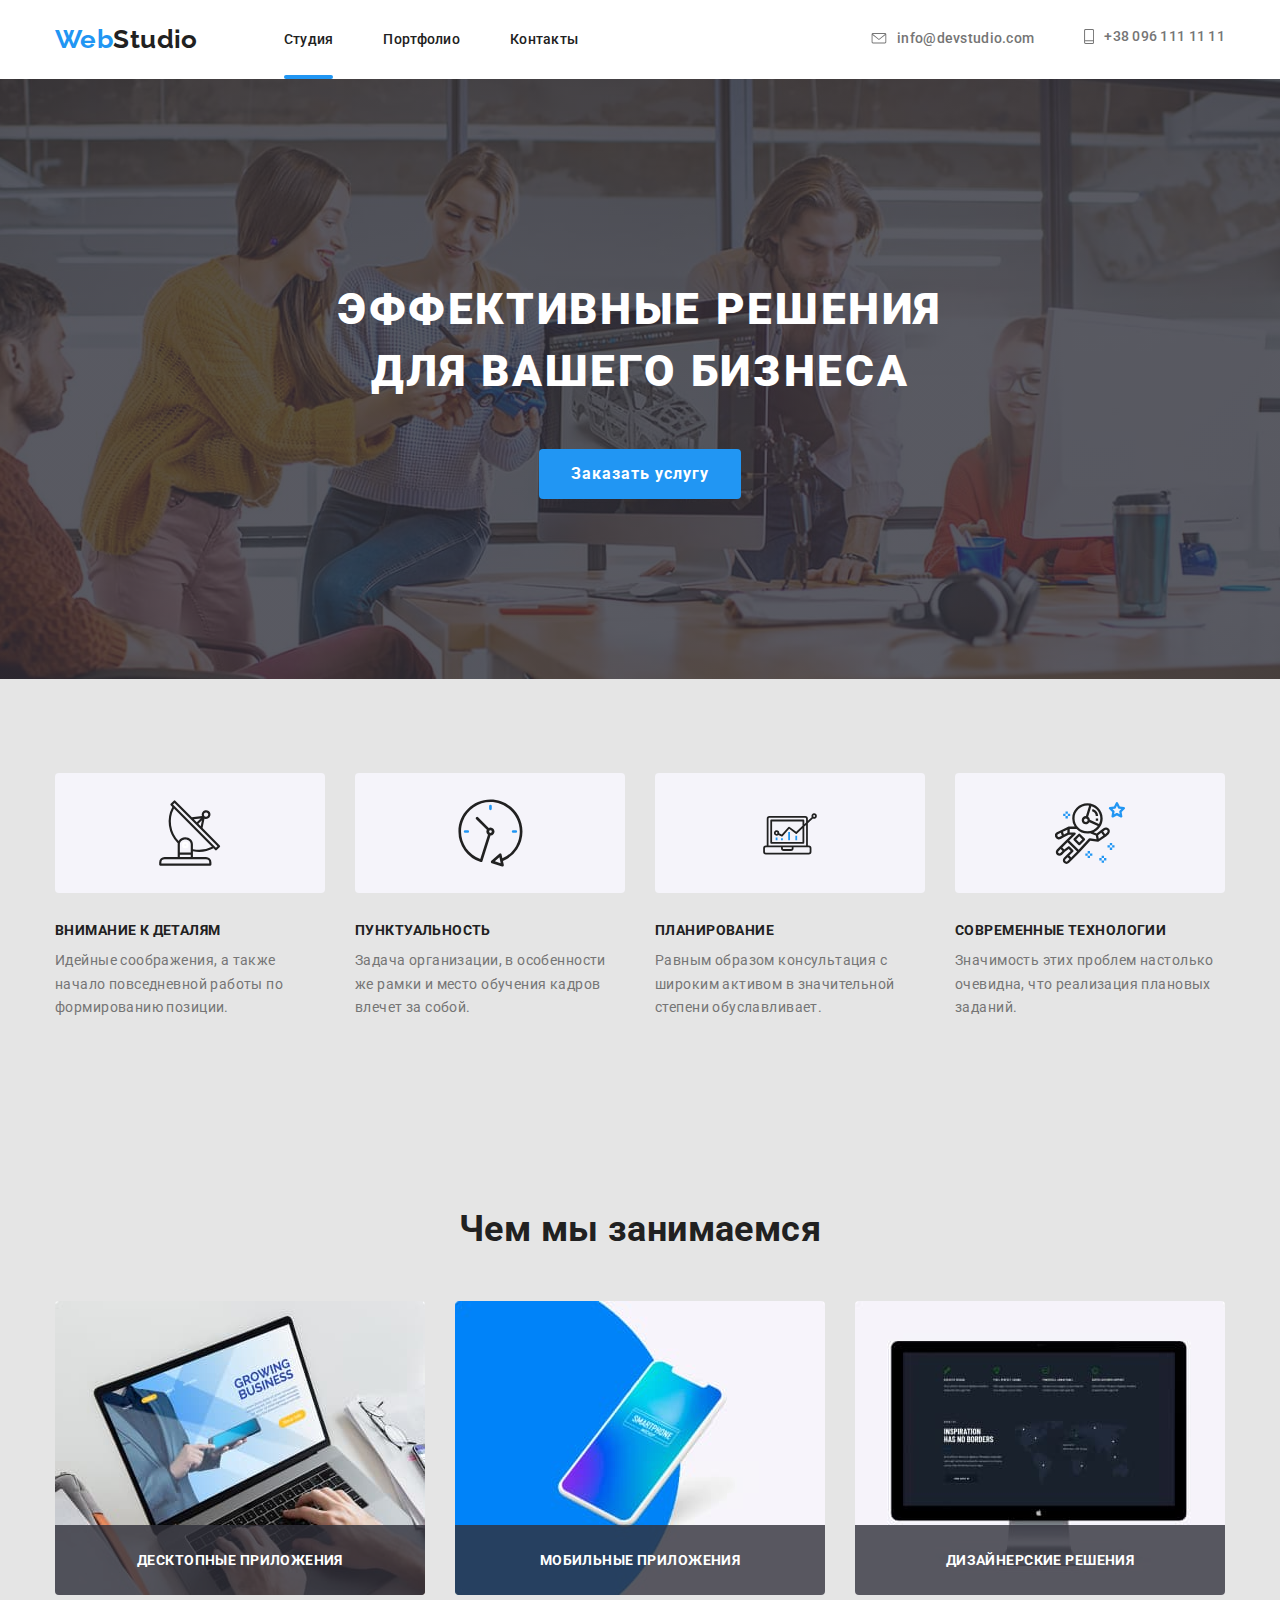
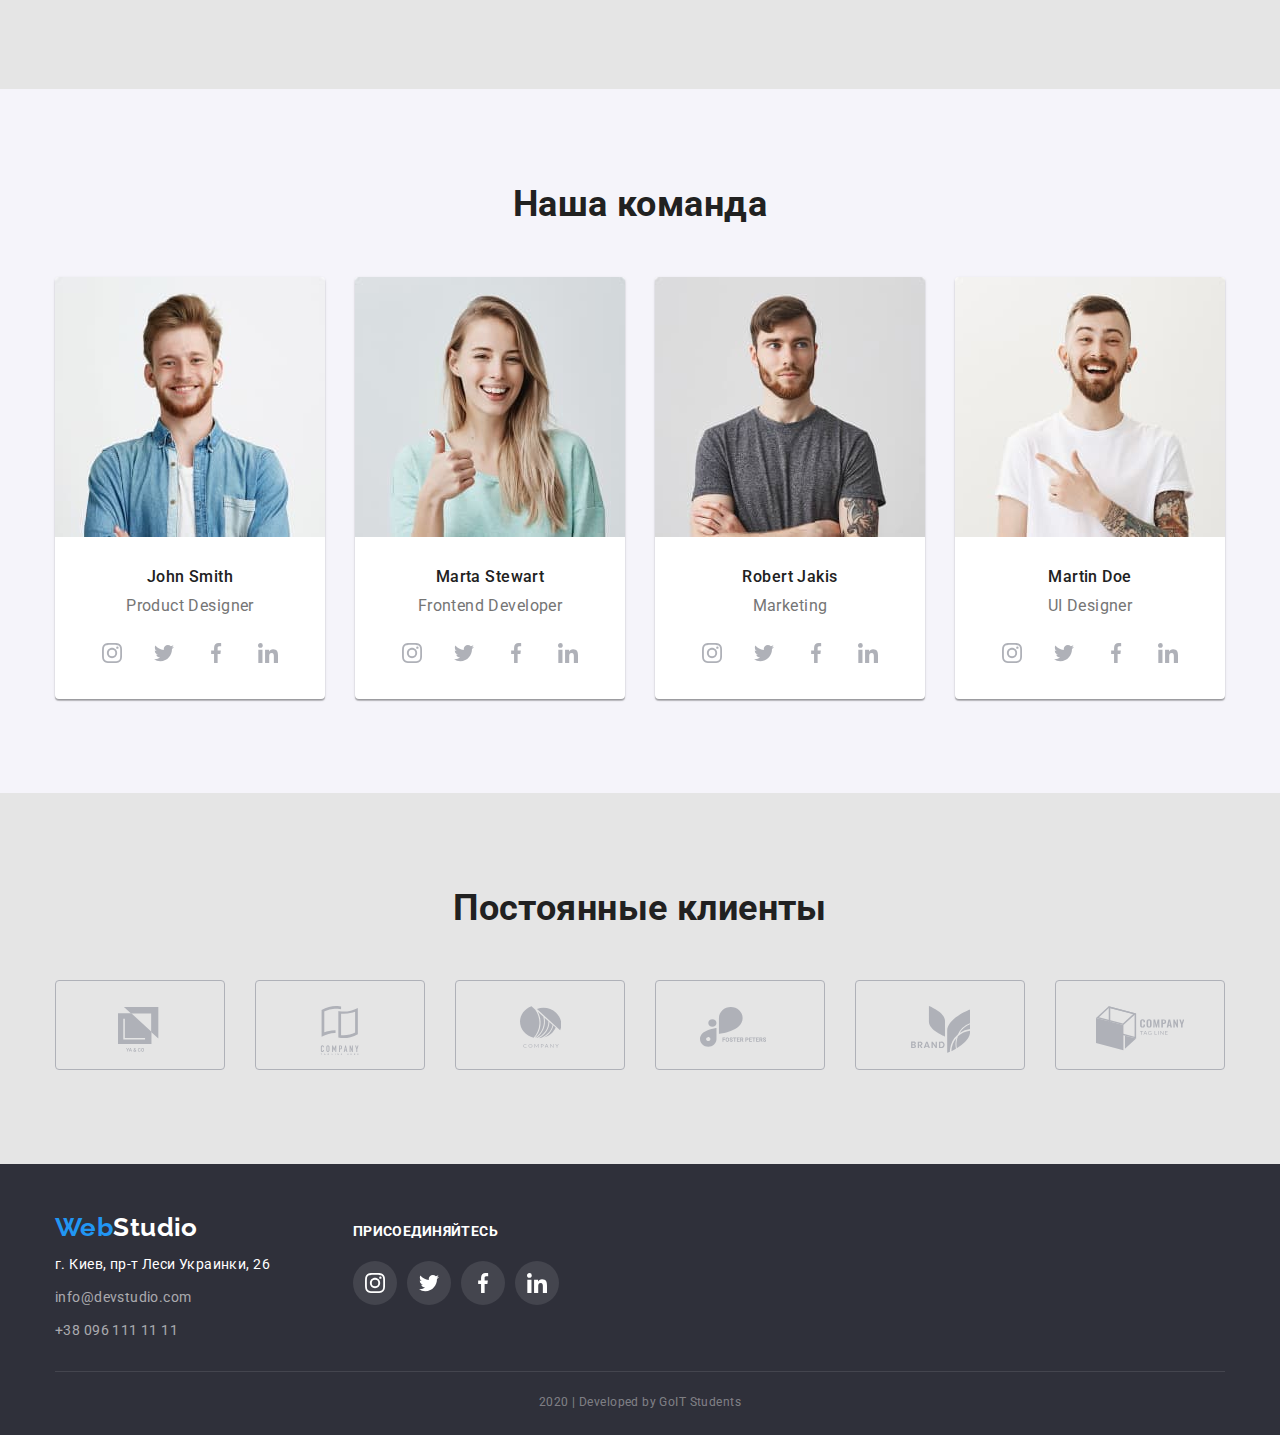
<file: index.html>
<!DOCTYPE html>
<html lang="ru">
  <head>
    <meta charset="UTF-8" />
    <meta name="viewport" content="width=device-width, initial-scale=1.0" />
    <title>goit-markup-hw-05</title>
    <link
      href="https://fonts.googleapis.com/css2?family=Raleway:wght@700&family=Roboto:wght@400;500;700;900&display=swap"
      rel="stylesheet"
    />
    <link rel="stylesheet" href="./css/common.css" />
    <link rel="stylesheet" href="./css/main.css" />
  </head>

  <body>
    <!-- ШАПКА САЙТА -->
    <header class="header-page">
      <div class="container">
        <a href="./index.html" lang="en" class="logo-page"
          >Web<span class="logo-part">Studio</span></a
        >
        <nav>
          <ul class="nav-list">
            <li><a href="./index.html" class="nav-link current">Студия</a></li>
            <li>
              <a href="./portfolio.html" class="nav-link">Портфолио</a>
            </li>
            <li><a href="" class="nav-link">Контакты</a></li>
          </ul>
        </nav>
        <ul class="feedback-list top">
          <li>
            <a href="mailto:info@devstudio.com" class="feedback-header">
              <svg class="feedback-icon envelope-icon">
                <use href="./images/sprite.svg#icon-envelope"></use>
              </svg>
              info@devstudio.com
            </a>
          </li>
          <li>
            <a href="tel:+380961111111" class="feedback-header">
              <svg class="feedback-icon mobile-icon">
                <use href="./images/sprite.svg#icon-mobile"></use>
              </svg>
              +38 096 111 11 11
            </a>
          </li>
        </ul>
      </div>
    </header>
    <main>
      <!-- СЕКЦИЯ ГЕРОЙ -->
      <div class="overlay">
        <section class="hero">
          <h1 class="hero-title">
            эффективные решения для вашего бизнеса
          </h1>
          <a href="" class="order-btn">Заказать услугу</a>
        </section>
      </div>

      <!-- СЕКЦИЯ НАВЫКИ -->
      <section class="section">
        <div class="container">
          <!-- Скрытый заголовок -->
          <h2 class="visually-hidden">Навыки</h2>
          <ul class="skils-list">
            <li class="skils-item">
              <div class="skils-icon-container">
                <svg width="65.32" height="70">
                  <use href="./images/sprite.svg#icon-antenna"></use>
                </svg>
              </div>
              <h3 class="skils-title">Внимание к деталям</h3>
              <p>
                Идейные соображения, а также начало повседневной работы по
                формированию позиции.
              </p>
            </li>
            <li class="skils-item">
              <div class="skils-icon-container">
                <svg width="66.96" height="70">
                  <use href="./images/sprite.svg#icon-clock"></use>
                </svg>
              </div>
              <h3 class="skils-title">Пунктуальность</h3>
              <p>
                Задача организации, в особенности же рамки и место обучения
                кадров влечет за собой.
              </p>
            </li>
            <li class="skils-item">
              <div class="skils-icon-container">
                <svg width="70" height="53.69">
                  <use href="./images/sprite.svg#icon-diagram"></use>
                </svg>
              </div>
              <h3 class="skils-title">Планирование</h3>
              <p>
                Равным образом консультация с широким активом в значительной
                степени обуславливает.
              </p>
            </li>
            <li class="skils-item">
              <div class="skils-icon-container">
                <svg width="70" height="70">
                  <use href="./images/sprite.svg#icon-astronaut"></use>
                </svg>
              </div>
              <h3 class="skils-title">Современные технологии</h3>
              <p>
                Значимость этих проблем настолько очевидна, что реализация
                плановых заданий.
              </p>
            </li>
          </ul>
        </div>
      </section>
      <!-- СЕКЦИЯ - ЧЕМ МЫ ЗАНИМАЕМСЯ -->
      <section class="section">
        <div class="container">
          <h2 class="section-title">Чем мы занимаемся</h2>
          <ul class="services-list">
            <li class="services-item">
              <div class="services-thumb">
                <img
                  class="services-img"
                  src="./images/notebook.jpg"
                  alt="Ноутбук"
                  width="370"
                  height="294"
                />
                <p class="services-desc">
                  Десктопные приложения
                </p>
              </div>
            </li>
            <li class="services-item">
              <div class="services-thumb">
                <img
                  class="services-img"
                  src="./images/phone.jpg"
                  alt="Смартфон"
                  width="370"
                  height="294"
                />
                <p class="services-desc">
                  Мобильные приложения
                </p>
              </div>
            </li>
            <li class="services-item">
              <div class="services-thumb">
                <img
                  class="services-img"
                  src="./images/monitor.jpg"
                  alt="Монитор"
                  width="370"
                  height="294"
                />
                <p class="services-desc">
                  Дизайнерские решения
                </p>
              </div>
            </li>
          </ul>
        </div>
      </section>
      <!-- СЕКЦИЯ НАША КОМАНДА -->
      <section class="section our-team">
        <div class="container">
          <h2 class="section-title">Наша команда</h2>
          <ul class="team-list">
            <li class="team-card">
              <img
                src="./images/john.jpg"
                alt="Джон Смит"
                width="270"
                height="260"
              />
              <div class="team-content">
                <h4 class="team-member">John Smith</h4>
                <p class="profession">Product Designer</p>
                <ul class="social">
                  <li>
                    <a
                      class="social-link"
                      href="https://www.instagram.com/"
                      aria-label="ссылка на instagram"
                    >
                      <svg class="social-icon">
                        <use href="./images/sprite.svg#icon-instagram"></use>
                      </svg>
                    </a>
                  </li>
                  <li>
                    <a
                      class="social-link"
                      href="https://www.twitter.com/"
                      aria-label="ссылка на instagram"
                    >
                      <svg class="social-icon">
                        <use href="./images/sprite.svg#icon-twitter"></use>
                      </svg>
                    </a>
                  </li>
                  <li>
                    <a
                      class="social-link"
                      href="https://www.facebook.com/"
                      aria-label="ссылка на instagram"
                    >
                      <svg class="social-icon">
                        <use href="./images/sprite.svg#icon-facebook"></use>
                      </svg>
                    </a>
                  </li>
                  <li>
                    <a
                      class="social-link"
                      href="https://www.linkedin.com/"
                      aria-label="ссылка на instagram"
                    >
                      <svg class="social-icon">
                        <use href="./images/sprite.svg#icon-linkedin"></use>
                      </svg>
                    </a>
                  </li>
                </ul>
              </div>
            </li>
            <li class="team-card">
              <img
                src="./images/marta.jpg"
                alt="Марта Стюарт"
                width="270"
                height="260"
              />
              <div class="team-content">
                <h4 class="team-member">Marta Stewart</h4>
                <p class="profession">Frontend Developer</p>
                <ul class="social">
                  <li>
                    <a
                      class="social-link"
                      href="https://www.instagram.com/"
                      aria-label="ссылка на instagram"
                    >
                      <svg class="social-icon">
                        <use href="./images/sprite.svg#icon-instagram"></use>
                      </svg>
                    </a>
                  </li>
                  <li>
                    <a
                      class="social-link"
                      href="https://www.twitter.com/"
                      aria-label="ссылка на instagram"
                    >
                      <svg class="social-icon">
                        <use href="./images/sprite.svg#icon-twitter"></use>
                      </svg>
                    </a>
                  </li>
                  <li>
                    <a
                      class="social-link"
                      href="https://www.facebook.com/"
                      aria-label="ссылка на instagram"
                    >
                      <svg class="social-icon">
                        <use href="./images/sprite.svg#icon-facebook"></use>
                      </svg>
                    </a>
                  </li>
                  <li>
                    <a
                      class="social-link"
                      href="https://www.linkedin.com/"
                      aria-label="ссылка на instagram"
                    >
                      <svg class="social-icon">
                        <use href="./images/sprite.svg#icon-linkedin"></use>
                      </svg>
                    </a>
                  </li>
                </ul>
              </div>
            </li>
            <li class="team-card">
              <img
                src="./images/robert.jpg"
                alt="Роберт Джекис"
                width="270"
                height="260"
              />
              <div class="team-content">
                <h4 class="team-member">Robert Jakis</h4>
                <p class="profession">Marketing</p>
                <ul class="social">
                  <li>
                    <a
                      class="social-link"
                      href="https://www.instagram.com/"
                      aria-label="ссылка на instagram"
                    >
                      <svg class="social-icon">
                        <use href="./images/sprite.svg#icon-instagram"></use>
                      </svg>
                    </a>
                  </li>
                  <li>
                    <a
                      class="social-link"
                      href="https://www.twitter.com/"
                      aria-label="ссылка на instagram"
                    >
                      <svg class="social-icon">
                        <use href="./images/sprite.svg#icon-twitter"></use>
                      </svg>
                    </a>
                  </li>
                  <li>
                    <a
                      class="social-link"
                      href="https://www.facebook.com/"
                      aria-label="ссылка на instagram"
                    >
                      <svg class="social-icon">
                        <use href="./images/sprite.svg#icon-facebook"></use>
                      </svg>
                    </a>
                  </li>
                  <li>
                    <a
                      class="social-link"
                      href="https://www.linkedin.com/"
                      aria-label="ссылка на instagram"
                    >
                      <svg class="social-icon">
                        <use href="./images/sprite.svg#icon-linkedin"></use>
                      </svg>
                    </a>
                  </li>
                </ul>
              </div>
            </li>
            <li class="team-card">
              <img
                src="./images/martin.jpg"
                alt="Мартин До"
                width="270"
                height="260"
              />
              <div class="team-content">
                <h4 class="team-member">Martin Doe</h4>
                <p class="profession">UI Designer</p>
                <ul class="social">
                  <li>
                    <a
                      class="social-link"
                      href="https://www.instagram.com/"
                      aria-label="ссылка на instagram"
                    >
                      <svg class="social-icon">
                        <use href="./images/sprite.svg#icon-instagram"></use>
                      </svg>
                    </a>
                  </li>
                  <li>
                    <a
                      class="social-link"
                      href="https://www.twitter.com/"
                      aria-label="ссылка на instagram"
                    >
                      <svg class="social-icon">
                        <use href="./images/sprite.svg#icon-twitter"></use>
                      </svg>
                    </a>
                  </li>
                  <li>
                    <a
                      class="social-link"
                      href="https://www.facebook.com/"
                      aria-label="ссылка на instagram"
                    >
                      <svg class="social-icon">
                        <use href="./images/sprite.svg#icon-facebook"></use>
                      </svg>
                    </a>
                  </li>
                  <li>
                    <a
                      class="social-link"
                      href="https://www.linkedin.com/"
                      aria-label="ссылка на instagram"
                    >
                      <svg class="social-icon">
                        <use href="./images/sprite.svg#icon-linkedin"></use>
                      </svg>
                    </a>
                  </li>
                </ul>
              </div>
            </li>
          </ul>
        </div>
      </section>
      <!-- СЕКЦИЯ ПОСТОЯННЫЕ КЛИЕНТЫ -->
      <section class="section">
        <div class="container">
          <h2 class="section-title">Постоянные клиенты</h2>
          <ul class="customer-list">
            <li>
              <a class="customer" href="">
                <svg class="logo-customer logo1">
                  <use href="./images/sprite.svg#icon-company1"></use>
                </svg>
              </a>
            </li>
            <li>
              <a class="customer" href="">
                <svg class="logo-customer logo2">
                  <use href="./images/sprite.svg#icon-company2"></use>
                </svg>
              </a>
            </li>
            <li>
              <a class="customer" href="">
                <svg class="logo-customer logo3">
                  <use href="./images/sprite.svg#icon-company3"></use>
                </svg>
              </a>
            </li>
            <li>
              <a class="customer" href="">
                <svg class="logo-customer logo4">
                  <use href="./images/sprite.svg#icon-company4"></use>
                </svg>
              </a>
            </li>
            <li>
              <a class="customer" href="">
                <svg class="logo-customer logo5">
                  <use href="./images/sprite.svg#icon-company5"></use>
                </svg>
              </a>
            </li>
            <li>
              <a class="customer" href="">
                <svg class="logo-customer logo6">
                  <use href="./images/sprite.svg#icon-company6"></use>
                </svg>
              </a>
            </li>
          </ul>
        </div>
      </section>
    </main>
    <!-- СЕКЦИЯ ПОДВАЛ -->
    <footer class="footer-page">
      <div class="container">
        <ul class="footer-list">
          <li class="feedback-info">
            <a href="./index.html" lang="en" class="logo-page"
              >Web<span class="logo-part">Studio</span></a
            >
            <p class="adress">г. Киев, пр-т Леси Украинки, 26</p>
            <ul class="feedback-list bottom">
              <li>
                <a href="mailto:info@devstudio.com" class="feedback-footer"
                  >info@devstudio.com</a
                >
              </li>
              <li>
                <a href="tel:+380961111111" class="feedback-footer"
                  >+38 096 111 11 11</a
                >
              </li>
            </ul>
          </li>
          <li class="join-in">
            <p class="invite">Присоединяйтесь</p>
            <ul class="footer-social">
              <li>
                <a
                  class="footer-social-link"
                  href="https://www.instagram.com/"
                  aria-label="ссылка на instagram"
                >
                  <svg class="footer-social-icon">
                    <use href="./images/sprite.svg#icon-instagram"></use>
                  </svg>
                </a>
              </li>
              <li>
                <a
                  class="footer-social-link"
                  href="https://www.twitter.com/"
                  aria-label="ссылка на instagram"
                >
                  <svg class="footer-social-icon">
                    <use href="./images/sprite.svg#icon-twitter"></use>
                  </svg>
                </a>
              </li>
              <li>
                <a
                  class="footer-social-link"
                  href="https://www.facebook.com/"
                  aria-label="ссылка на instagram"
                >
                  <svg class="footer-social-icon">
                    <use href="./images/sprite.svg#icon-facebook"></use>
                  </svg>
                </a>
              </li>
              <li>
                <a
                  class="footer-social-link"
                  href="https://www.linkedin.com/"
                  aria-label="ссылка на instagram"
                >
                  <svg class="footer-social-icon">
                    <use href="./images/sprite.svg#icon-linkedin"></use>
                  </svg>
                </a>
              </li>
            </ul>
          </li>
        </ul>
        <p class="copyright">2020 | Developed by GoIT Students</p>
      </div>
    </footer>
  </body>
</html>
</file>
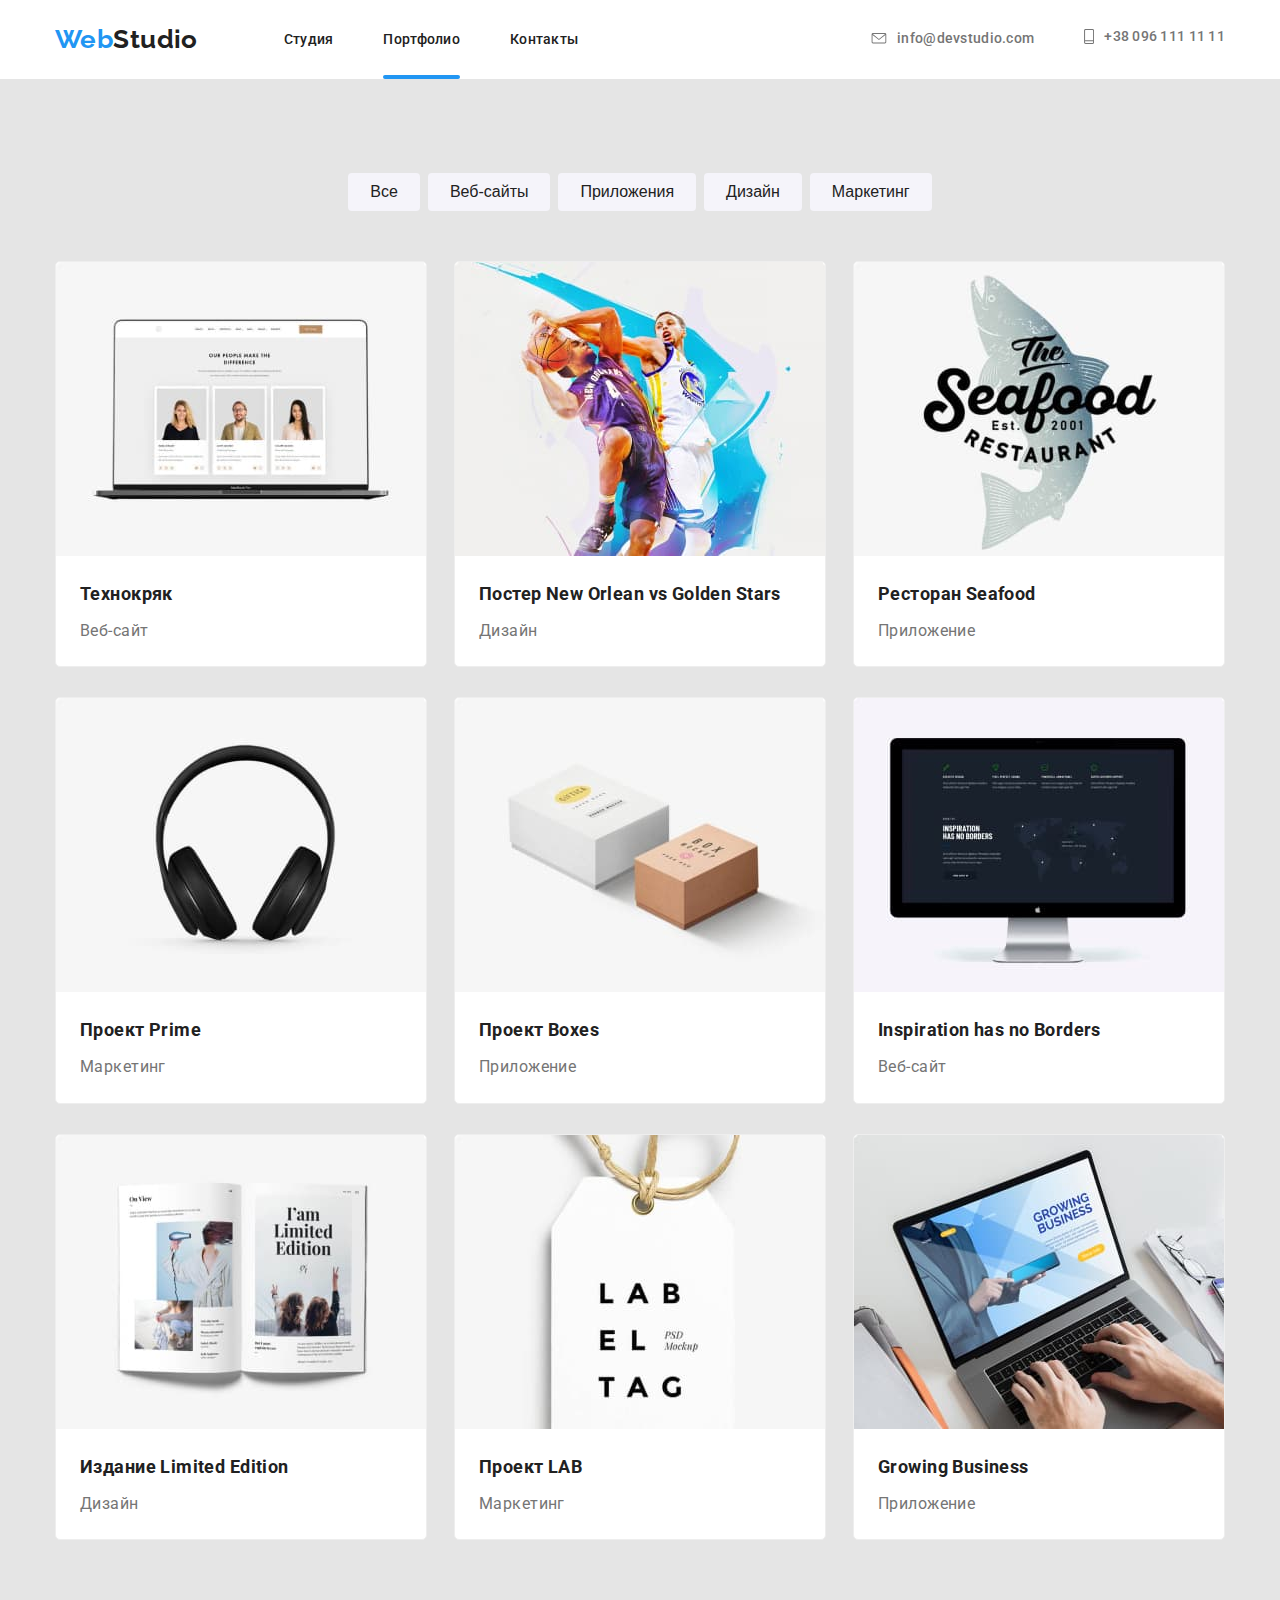
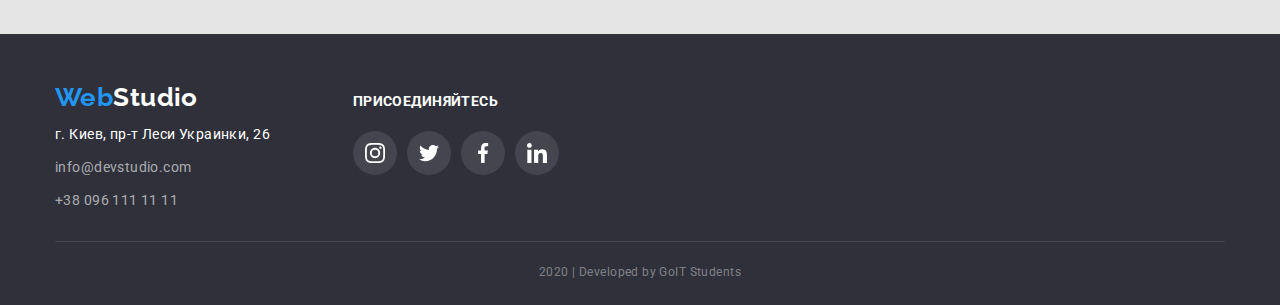
<file: portfolio.html>
<!DOCTYPE html>
<html lang="ru">
  <head>
    <meta charset="UTF-8" />
    <meta name="viewport" content="width=device-width, initial-scale=1.0" />
    <title>goit-markup-hw-05/portfolio</title>
    <link
      href="https://fonts.googleapis.com/css2?family=Raleway:wght@700&family=Roboto:wght@400;500;700;900&display=swap"
      rel="stylesheet"
    />
    <link rel="stylesheet" href="./css/common.css" />
    <link rel="stylesheet" href="./css/portfolio.css" />
  </head>

  <body>
    <!-- ШАПКА САЙТА -->
    <header class="header-page">
      <div class="container">
        <a href="./index.html" lang="en" class="logo-page"
          >Web<span class="logo-part">Studio</span></a
        >
        <nav>
          <ul class="nav-list">
            <li><a href="./index.html" class="nav-link">Студия</a></li>
            <li>
              <a href="./portfolio.html" class="nav-link current">Портфолио</a>
            </li>
            <li><a href="" class="nav-link">Контакты</a></li>
          </ul>
        </nav>
        <ul class="feedback-list top">
          <li>
            <a href="mailto:info@devstudio.com" class="feedback-header">
              <svg class="feedback-icon envelope-icon">
                <use href="./images/sprite.svg#icon-envelope"></use>
              </svg>
              info@devstudio.com
            </a>
          </li>
          <li>
            <a href="tel:+380961111111" class="feedback-header">
              <svg class="feedback-icon mobile-icon">
                <use href="./images/sprite.svg#icon-mobile"></use>
              </svg>
              +38 096 111 11 11
            </a>
          </li>
        </ul>
      </div>
    </header>
    <main>
      <!-- НАВИГАЦИЯ РАБОT СТУДИИ -->
      <section class="section">
        <div class="container">
          <ul class="nav-btn">
            <li><button class="btn">Все</button></li>
            <li><button class="btn">Веб-сайты</button></li>
            <li><button class="btn">Приложения</button></li>
            <li><button class="btn">Дизайн</button></li>
            <li><button class="btn">Маркетинг</button></li>
          </ul>
          <!-- скрытый заголовок -->
          <h1 class="visually-hidden">Работы веб студии</h1>
          <!-- СПИСОК РАБОТ СТУДИИ -->
          <ul class="card-list">
            <li class="card-item">
              <div class="thumb">
                <img
                  src="./images/team.jpg"
                  alt="Команда разработчиков"
                  width="370"
                  height="294"
                />
                <p class="card-description">
                  Технокряк это современная площадка распространения
                  коронавируса. Компании используют эту платформу для цифрового
                  шпионажа и атак на защищённые сервера конкурентов.
                </p>
              </div>
              <div class="card-info">
                <h2 class="card-name">Технокряк</h2>
                <p class="card-product">Веб-сайт</p>
              </div>
            </li>
            <li class="card-item">
              <div class="thumb">
                <img
                  src="./images/basketballplayers.jpg"
                  alt="Постер с баскетболистами"
                  width="370"
                  height="294"
                />
                <p class="card-description">
                  Технокряк это современная площадка распространения
                  коронавируса. Компании используют эту платформу для цифрового
                  шпионажа и атак на защищённые сервера конкурентов.
                </p>
              </div>
              <div class="card-info">
                <h2 class="card-name">Постер New Orlean vs Golden Stars</h2>
                <p class="card-product">Дизайн</p>
              </div>
            </li>
            <li class="card-item">
              <div class="thumb">
                <img
                  src="./images/seafood.jpg"
                  alt="Логотип ресторана Сиафуд"
                  width="370"
                  height="294"
                />
                <p class="card-description">
                  Технокряк это современная площадка распространения
                  коронавируса. Компании используют эту платформу для цифрового
                  шпионажа и атак на защищённые сервера конкурентов.
                </p>
              </div>
              <div class="card-info">
                <h2 class="card-name">Ресторан Seafood</h2>
                <p class="card-product">Приложение</p>
              </div>
            </li>
            <li class="card-item">
              <div class="thumb">
                <img
                  src="./images/headphones.jpg"
                  alt="Наушники"
                  width="370"
                  height="294"
                />
                <p class="card-description">
                  Технокряк это современная площадка распространения
                  коронавируса. Компании используют эту платформу для цифрового
                  шпионажа и атак на защищённые сервера конкурентов.
                </p>
              </div>
              <div class="card-info">
                <h2 class="card-name">Проект Prime</h2>
                <p class="card-product">Маркетинг</p>
              </div>
            </li>
            <li class="card-item">
              <div class="thumb">
                <img
                  src="./images/twoboxes.jpg"
                  alt="Боксы"
                  width="370"
                  height="294"
                />
                <p class="card-description">
                  Технокряк это современная площадка распространения
                  коронавируса. Компании используют эту платформу для цифрового
                  шпионажа и атак на защищённые сервера конкурентов.
                </p>
              </div>
              <div class="card-info">
                <h2 class="card-name">Проект Boxes</h2>
                <p class="card-product">Приложение</p>
              </div>
            </li>
            <li class="card-item">
              <div class="thumb">
                <img
                  src="./images/monitor.jpg"
                  alt="Монитор эпл"
                  width="370"
                  height="294"
                />
                <p class="card-description">
                  Технокряк это современная площадка распространения
                  коронавируса. Компании используют эту платформу для цифрового
                  шпионажа и атак на защищённые сервера конкурентов.
                </p>
              </div>
              <div class="card-info">
                <h2 class="card-name">Inspiration has no Borders</h2>
                <p class="card-product">Веб-сайт</p>
              </div>
            </li>
            <li class="card-item">
              <div class="thumb">
                <img
                  src="./images/magazine.jpg"
                  alt="Журнал"
                  width="370"
                  height="294"
                />
                <p class="card-description">
                  Технокряк это современная площадка распространения
                  коронавируса. Компании используют эту платформу для цифрового
                  шпионажа и атак на защищённые сервера конкурентов.
                </p>
              </div>
              <div class="card-info">
                <h2 class="card-name">Издание Limited Edition</h2>
                <p class="card-product">Дизайн</p>
              </div>
            </li>
            <li class="card-item">
              <div class="thumb">
                <img
                  src="./images/tag.jpg"
                  alt="Бирка"
                  width="370"
                  height="294"
                />
                <p class="card-description">
                  Технокряк это современная площадка распространения
                  коронавируса. Компании используют эту платформу для цифрового
                  шпионажа и атак на защищённые сервера конкурентов.
                </p>
              </div>
              <div class="card-info">
                <h2 class="card-name">Проект LAB</h2>
                <p class="card-product">Маркетинг</p>
              </div>
            </li>
            <li class="card-item">
              <div class="thumb">
                <img
                  src="./images/notebook.jpg"
                  alt="Ноутбук"
                  width="370"
                  height="294"
                />
                <p class="card-description">
                  Технокряк это современная площадка распространения
                  коронавируса. Компании используют эту платформу для цифрового
                  шпионажа и атак на защищённые сервера конкурентов.
                </p>
              </div>
              <div class="card-info">
                <h2 class="card-name">Growing Business</h2>
                <p class="card-product">Приложение</p>
              </div>
            </li>
          </ul>
        </div>
      </section>
    </main>
    <!-- СЕКЦИЯ ПОДВАЛ -->
    <footer class="footer-page">
      <div class="container">
        <ul class="footer-list">
          <li class="feedback-info">
            <a href="./index.html" lang="en" class="logo-page"
              >Web<span class="logo-part">Studio</span></a
            >
            <p class="adress">г. Киев, пр-т Леси Украинки, 26</p>
            <ul class="feedback-list bottom">
              <li>
                <a href="mailto:info@devstudio.com" class="feedback-footer"
                  >info@devstudio.com</a
                >
              </li>
              <li>
                <a href="tel:+380961111111" class="feedback-footer"
                  >+38 096 111 11 11</a
                >
              </li>
            </ul>
          </li>
          <li class="join-in">
            <p class="invite">Присоединяйтесь</p>
            <ul class="footer-social">
              <li>
                <a
                  class="footer-social-link"
                  href="https://www.instagram.com/"
                  aria-label="ссылка на instagram"
                >
                  <svg class="footer-social-icon">
                    <use href="./images/sprite.svg#icon-instagram"></use>
                  </svg>
                </a>
              </li>
              <li>
                <a
                  class="footer-social-link"
                  href="https://www.twitter.com/"
                  aria-label="ссылка на instagram"
                >
                  <svg class="footer-social-icon">
                    <use href="./images/sprite.svg#icon-twitter"></use>
                  </svg>
                </a>
              </li>
              <li>
                <a
                  class="footer-social-link"
                  href="https://www.facebook.com/"
                  aria-label="ссылка на instagram"
                >
                  <svg class="footer-social-icon">
                    <use href="./images/sprite.svg#icon-facebook"></use>
                  </svg>
                </a>
              </li>
              <li>
                <a
                  class="footer-social-link"
                  href="https://www.linkedin.com/"
                  aria-label="ссылка на instagram"
                >
                  <svg class="footer-social-icon">
                    <use href="./images/sprite.svg#icon-linkedin"></use>
                  </svg>
                </a>
              </li>
            </ul>
          </li>
        </ul>
        <p class="copyright">2020 | Developed by GoIT Students</p>
      </div>
    </footer>
  </body>
</html>
<!-- какие то проблемы с жиовй страницей репозитория -->
</file>
<file: css/common.css>
/* основной цвет текста #757575 */
/* вторичный цвет текста #212121 */

/* цвет текста контактов 
в подвале rgba(255, 255, 255, 0.6) */

/* акцентированный цвет #2196F3 */
/* акцентированный белый и фон хедер #FFFFFF */

/* bgc основной #E5E5E5 */
/* bgc вторичный #F5F4FA */
/* bgc footer #2F303A*/

/* ПЕРЕМЕННЫЕ */
:root {
  --primary-text-color: #757575;
  --secondary-text-color: #212121;
  --accent-color: #2196f3;

  --primary-bgc: #e5e5e5;
  --secondary-bgc: #f5f4fa;
  --bgc-accent-white: #ffffff;
  --bgc-footer: #2f303a;

  --timing-function: cubic-bezier(0.4, 0, 0.2, 1);
}

/* СБРОС СТИЛЕЙ */
body,
h1,
h2,
h3,
h4,
p {
  margin: 0;
  padding: 0;
}

a {
  text-decoration: none;
}

ul {
  list-style: none;
  margin: 0;
  padding: 0;
}

/* ОБЩИЕ СТИЛИ */
body {
  box-sizing: border-box;
}

*,
*::before,
*::after {
  box-sizing: inherit;
}

body {
  font-family: "Roboto", sans-serif;
  font-size: 14px;
  font-weight: 400;
  line-height: 1.7;
  letter-spacing: 0.03em;

  color: var(--primary-text-color);
  background-color: var(--primary-bgc);
}

img {
  display: block;
  max-width: 100%;
  height: auto;
}

.section {
  padding: 94px 0;
}

.container {
  width: 1200px;
  margin: 0 auto;
  padding: 0 15px;
}

/* СКРЫТЫЕ ЗАГОЛОВКИ */
.visually-hidden {
  position: absolute;
  width: 1px;
  height: 1px;
  margin: -1px;
  padding: 0;
  border: 0;
  clip: rect(0 0 0 0);
  overflow: hidden;
}

/* HEADER */
.header-page {
  background-color: var(--bgc-accent-white);
}

.header-page > .container {
  display: flex;
  align-items: center;
}

.logo-page {
  display: block;
  margin-right: 86px;

  font-family: "Raleway", sans-serif;
  font-weight: 700;
  font-size: 26px;
  line-height: 1.2;

  color: var(--accent-color);
}

.header-page .logo-part {
  color: var(--secondary-text-color);
}

.nav-list {
  display: flex;
}

.nav-list > li:not(:last-child) {
  margin-right: 50px;
}

.nav-link {
  display: block;
  padding: 32px 0;

  font-weight: 500;
  font-size: 14px;
  line-height: 1.1;
  letter-spacing: 0.02em;

  color: var(--secondary-text-color);
  transition: color 250ms var(--timing-function);
}

.current {
  position: relative;
}

.current:after {
  content: "";
  position: absolute;
  left: 0;
  bottom: 0;
  height: 4px;
  width: 100%;

  border-radius: 2px;
  background-color: var(--accent-color);
}

.nav-link:hover,
.nav-link:focus {
  color: var(--accent-color);
}

/* ПОДСЕКЦИЯ ОБРАТНАЯ СВЯЗЬ HEADER*/
.feedback-list {
  display: flex;
  margin-left: auto;
}

.feedback-list.top > li:first-child {
  margin-right: 50px;
}

.feedback-header {
  display: inline-flex;
  align-items: center;

  font-weight: 500;
  line-height: 1.1;
  letter-spacing: 0.02em;

  color: var(--primary-text-color);
  transition: color 250ms var(--timing-function);
}

.feedback-header > svg {
  margin-right: 10px;
}

.feedback-icon {
  fill: currentColor;
  transition: fill 250ms var(--timing-function);
}

.envelope-icon {
  width: 16px;
  height: 11px;
}

.mobile-icon {
  width: 10px;
  height: 15px;
}

.feedback-header:hover,
.feedback-header:focus {
  color: var(--accent-color);
  fill: var(--accent-color);
}

/* FOOTER */
.footer-page {
  color: var(--bgc-accent-white);
  background-color: var(--bgc-footer);
}

.footer-list {
  display: flex;
  align-items: baseline;
  padding-top: 48px;
  padding-bottom: 28px;
}

/* ПОДСЕКЦИЯ ОБРАТНАЯ СВЯЗЬ FOOTER*/
.feedback-info {
  margin-right: 69px;
}

/* логотип */
.feedback-info > .logo-page {
  margin-bottom: 10px;
}

.footer-page .logo-part {
  color: var(--bgc-accent-white);
}

/* адрес */
.adress {
  margin-bottom: 9px;
}

/* телефон и почта */
.feedback-list.bottom {
  display: block;
}

.feedback-list.bottom > li:first-child {
  margin-bottom: 9px;
}
.feedback-footer {
  color: rgba(255, 255, 255, 0.6);
  transition: color 250ms var(--timing-function);
}
.feedback-footer:hover,
.feedback-footer:focus {
  color: var(--accent-color);
}

/* ПОДСЕКЦИЯ ПРИСОЕДИНЯЙТЕСЬ */
.join-in {
  min-width: 206px;
}

.invite {
  margin-bottom: 21px;

  font-weight: 700;
  line-height: 1.1;
  text-transform: uppercase;

  color: var(--bgc-accent-white);
}

/* СОЦИАЛЬНЫЕ СЕТИ */
.footer-social {
  display: flex;
  justify-content: space-between;
}

.footer-social-link {
  display: inline-flex;
  justify-content: center;
  align-items: center;
  width: 44px;
  height: 44px;

  border-radius: 50%;
  background-color: rgba(255, 255, 255, 0.1);
  transition: background-color 250ms var(--timing-function);
}

.footer-social-icon {
  width: 20px;
  height: 20px;

  fill: var(--bgc-accent-white);
}

.footer-social-link:hover,
.footer-social-link:focus {
  background-color: var(--accent-color);
}

/*СЕКЦИЯ КОПИРАЙТ */
.copyright {
  padding-top: 18px;
  padding-bottom: 21px;
  text-align: center;

  font-size: 12px;
  line-height: 2;

  border-top: 1px solid rgba(255, 255, 255, 0.1);
  color: rgba(255, 255, 255, 0.4);
}
</file>
<file: css/main.css>
/* СЕКЦИЯ ГЕРОЙ */
.overlay {
  max-width: 1600px;
  height: 600px;
  margin: 0 auto;

  background-repeat: no-repeat;
  background-size: cover;
  background-position: center;
  background-image: linear-gradient(
      to right,
      rgba(47, 48, 58, 0.8),
      rgba(47, 48, 58, 0.8)
    ),
    url(../images/header-img.jpg);
}

.hero {
  display: flex;
  flex-direction: column;
  align-items: center;
  text-align: center;
  min-width: 1200px;
  margin: 0 auto;
  padding: 200px 0;
}

.hero-title {
  display: inline-block;
  max-width: 646px;
  margin-bottom: 46px;

  font-weight: 900;
  font-size: 44px;
  line-height: 1.4;
  letter-spacing: 0.06em;
  text-transform: uppercase;

  color: var(--bgc-accent-white);
}

.order-btn {
  display: inline-block;
  padding: 10px 32px;

  font-weight: 700;
  font-size: 16px;
  line-height: 1.9;
  letter-spacing: 0.06em;

  color: var(--bgc-accent-white);
  border-radius: 4px;
  background-color: var(--accent-color);
  transition: box-shadow 250ms var(--timing-function);
}

.order-btn:hover,
.order-btn:focus {
  box-shadow: 0px 4px 4px rgba(0, 0, 0, 0.15);
}

/* ОБЩИЕ CТИЛИ СЕКЦИЙ */
.section-title {
  margin-bottom: 50px;

  font-weight: 700;
  font-size: 36px;
  line-height: 1.2;
  text-align: center;

  color: var(--secondary-text-color);
}

/* СЕКЦИЯ НАВЫКИ */
.skils-list {
  display: flex;
}

.skils-item:not(:last-child) {
  margin-right: 30px;
}

.skils-icon-container {
  display: flex;
  justify-content: center;
  align-items: center;
  width: 270px;
  height: 120px;
  margin-bottom: 30px;

  border-radius: 4px;
  background-color: var(--secondary-bgc);
}

.skils-title {
  margin-bottom: 10px;

  font-weight: 700;
  font-size: 14px;
  line-height: 1.1;
  text-transform: uppercase;

  color: var(--secondary-text-color);
}

/* СЕКЦИЯ - ЧЕМ МЫ ЗАНИМАЕМСЯ */
.services-list {
  display: flex;
}

.services-item {
  margin-right: 30px;
  width: 370px;
  overflow: hidden;

  border-radius: 4px;
  cursor: pointer;
}

.services-item:nth-child(3n) {
  margin-right: 0;
}

.services-thumb {
  position: relative;
}
/* 
.services-img {
  border-top-right-radius: 4px;
  border-top-left-radius: 4px;
} */

.services-desc {
  position: absolute;
  display: flex;
  justify-content: center;
  align-items: center;
  width: 100%;
  height: 70px;
  left: 0;
  bottom: 0;

  font-weight: 700;
  font-size: 14px;
  line-height: 1.1;
  text-transform: uppercase;

  /* border-bottom-right-radius: 4px;
  border-bottom-left-radius: 4px; */
  color: var(--bgc-accent-white);
  background-color: rgba(47, 48, 58, 0.8);
}
/* СЕКЦИЯ НАША КОМАНДА */

.our-team {
  background-color: var(--secondary-bgc);
}

.team-list {
  display: flex;
  justify-content: space-between;
}

.team-card {
  background-color: var(--bgc-accent-white);
  box-shadow: 0px 2px 1px rgba(0, 0, 0, 0.2), 0px 1px 1px rgba(0, 0, 0, 0.14),
    0px 1px 3px rgba(0, 0, 0, 0.12);
  border-radius: 4px;
  cursor: pointer;
}

.team-card > img {
  border-top-left-radius: inherit;
  border-top-right-radius: inherit;
}

.team-content {
  padding-left: 35px;
  padding-top: 30px;
  padding-right: 35px;
  padding-bottom: 24px;
}

.team-member {
  margin-bottom: 10px;

  font-weight: 500;
  font-size: 16px;
  line-height: 1.2;
  text-align: center;

  color: var(--secondary-text-color);
}

.profession {
  margin-bottom: 16px;

  font-size: 16px;
  line-height: 1.2;
  text-align: center;
}

/* социальные сети */
.social {
  display: flex;
  justify-content: space-between;
}

.social-link {
  display: inline-flex;
  justify-content: center;
  align-items: center;
  width: 44px;
  height: 44px;

  border-radius: 50%;
  transition: background-color 250ms var(--timing-function);
}

.social-icon {
  width: 20px;
  height: 20px;

  fill: #afb1b8;
  transition: fill 250ms var(--timing-function);
}

.social-link:hover,
.social-link:focus {
  background-color: var(--accent-color);
}
.social-link:hover .social-icon,
.social-link:focus .social-icon {
  fill: var(--bgc-accent-white);
}

/* СЕКЦИЯ ПОСТОЯННЫЕ КЛИЕНТЫ */
.customer-list {
  display: flex;
  justify-content: space-between;
}

.customer {
  display: flex;
  justify-content: center;

  width: 170px;
  height: 90px;
  padding: 25px 0;

  border: 1px solid;
  border-color: #afb1b8;
  border-radius: 4px;
  transition: border-color 250ms var(--timing-function);
}

.logo-customer {
  fill: #afb1b8;
  transition: fill 250ms var(--timing-function);
}

.customer:hover,
.customer:focus {
  border-color: var(--accent-color);
}
.customer:hover .logo-customer,
.customer:focus .logo-customer {
  fill: var(--accent-color);
}

.logo1 {
  width: 44.27px;
  height: 49.23px;
}

.logo2 {
  width: 44px;
  height: 49px;
}

.logo3 {
  width: 41px;
  height: 42.6px;
}

.logo4 {
  width: 79.66px;
  height: 42.02px;
}

.logo5 {
  width: 59px;
  height: 47px;
}

.logo6 {
  width: 88.48px;
  height: 45.44px;
}
</file>
<file: css/portfolio.css>
/* НАВИГАЦИЯ РАБОT СТУДИИ */
.nav-btn {
  display: flex;
  justify-content: center;
  margin-bottom: 50px;
}

.nav-btn > li:not(:last-child) {
  margin-right: 8px;
}

.btn {
  display: inline-block;
  padding: 6px 22px;

  font-weight: 500;
  font-size: 16px;
  line-height: 1.6;
  text-align: center;

  border: none;
  border-radius: 4px;
  outline: none;
  color: var(--secondary-text-color);
  background-color: var(--secondary-bgc);
  transition: background-color 250ms var(--timing-function),
    box-shadow 250ms var(--timing-function), color 250ms var(--timing-function);
}

.btn:hover,
.btn:focus {
  color: var(--bgc-accent-white);
  background-color: var(--accent-color);
  box-shadow: 0px 2px 2px rgba(0, 0, 0, 0.12), 0px 1px 2px rgba(0, 0, 0, 0.08),
    0px 3px 1px rgba(0, 0, 0, 0.1);
}

/* СПИСОК РАБОТ СТУДИИ */
.card-list {
  display: flex;
  flex-wrap: wrap;
  justify-content: space-between;
}

.card-item {
  margin-bottom: 30px;
  overflow: hidden;

  background: var(--bgc-accent-white);
  border: 1px solid #eeeeee;
  border-radius: 5px;
  cursor: pointer;
  transition: box-shadow 250ms var(--timing-function);
}

.card-item:nth-last-child(-n + 3) {
  margin-bottom: 0;
}

.card-item:hover,
.card-item:focus {
  box-shadow: 1px 4px 6px rgba(0, 0, 0, 0.16), 0px 4px 4px rgba(0, 0, 0, 0.06),
    0px 1px 1px rgba(0, 0, 0, 0.12);
}

.thumb {
  position: relative;

  overflow: hidden;
}
/* 
.card-item > img {
  border-top-right-radius: 5px;
  border-top-left-radius: 5px;
} */

.card-description {
  position: absolute;
  left: 0;
  top: 0;
  width: 100%;
  height: 100%;
  padding: 63px 24px;

  font-size: 18px;
  line-height: 1.6;

  color: var(--bgc-accent-white);
  background-color: rgba(33, 150, 243, 0.9);
  border-top-right-radius: 5px;
  border-top-left-radius: 5px;
  opacity: 0;
  transform: translateY(100%);
  transition: transform 250ms var(--timing-function),
    opacity 250ms var(--timing-function);
}

.card-item:hover .thumb .card-description,
.card-item:focus .thumb .card-description {
  transform: translateY(0);
  opacity: 1;
}

.card-info {
  padding: 20px 24px;
}

.card-name {
  margin-bottom: 4px;

  font-weight: 700;
  font-size: 18px;
  line-height: 2;

  color: var(--secondary-text-color);
}

.card-product {
  font-size: 16px;
  line-height: 1.9;
}
</file>
